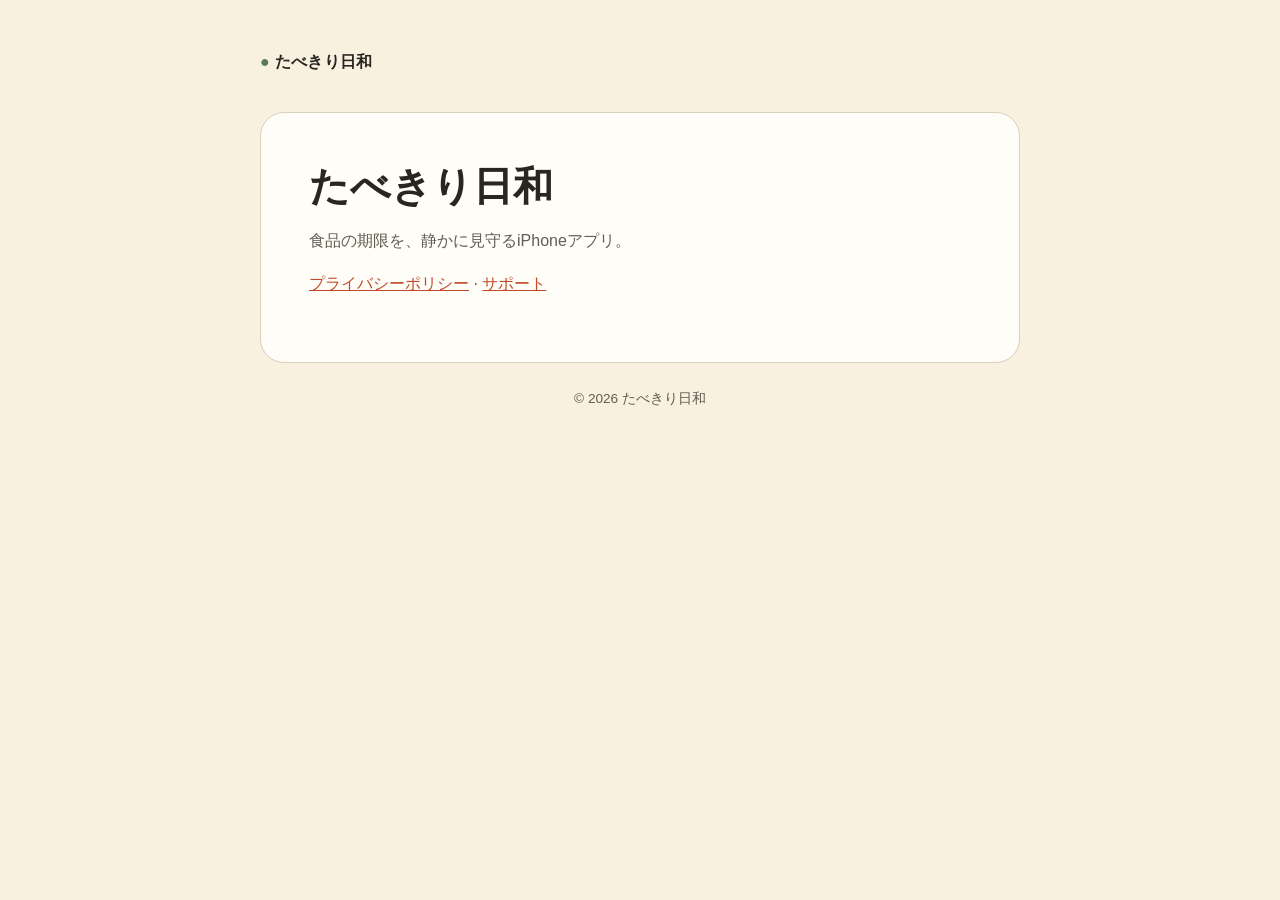
<file: website/index.html>
<!doctype html>
<html lang="ja">
<head>
  <meta charset="utf-8"><meta name="viewport" content="width=device-width,initial-scale=1">
  <title>たべきり日和</title><link rel="stylesheet" href="./styles.css">
</head>
<body><main>
  <header><a class="brand" href="./"><span class="leaf">●</span> たべきり日和</a></header>
  <article>
    <h1>たべきり日和</h1>
    <p>食品の期限を、静かに見守るiPhoneアプリ。</p>
    <p><a href="./privacy/">プライバシーポリシー</a> · <a href="./support/">サポート</a></p>
  </article>
  <footer>© 2026 たべきり日和</footer>
</main></body></html>
</file>
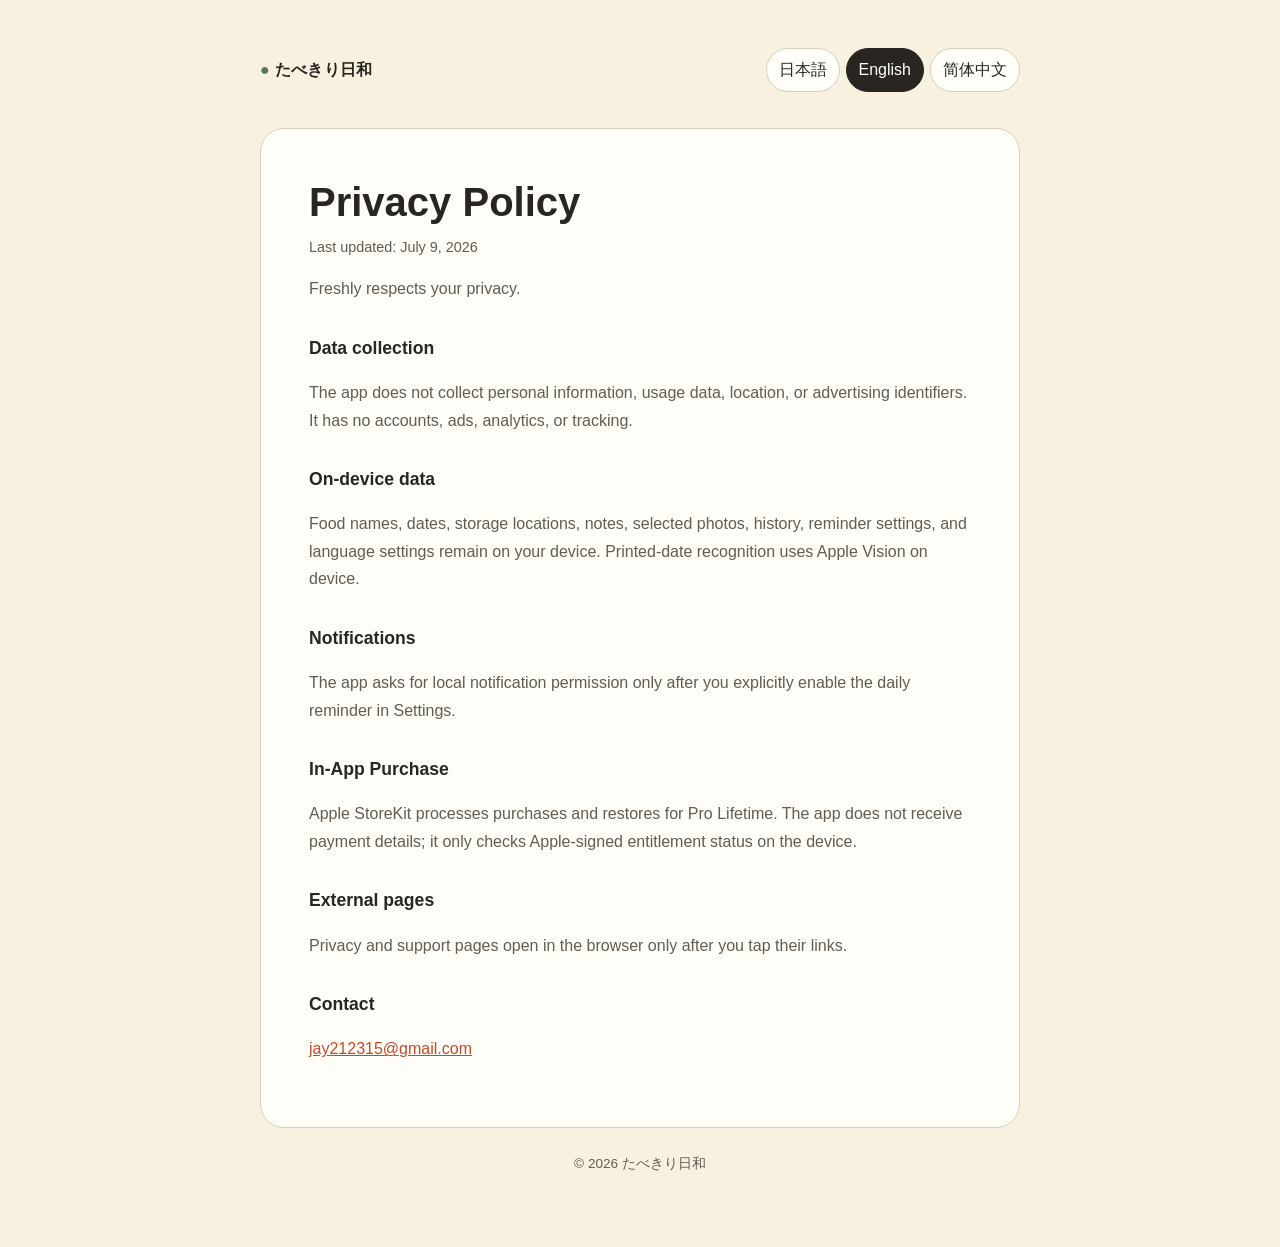
<file: website/privacy/index.html>
<!doctype html>
<html lang="ja">
<head>
  <meta charset="utf-8"><meta name="viewport" content="width=device-width,initial-scale=1">
  <title>Privacy Policy — たべきり日和</title><link rel="stylesheet" href="../styles.css"><script defer src="../language.js"></script>
</head>
<body><main>
  <header>
    <a class="brand" href="../"><span class="leaf">●</span> たべきり日和</a>
    <nav class="language" aria-label="Language">
      <button data-language-button="ja">日本語</button><button data-language-button="en">English</button><button data-language-button="zh">简体中文</button>
    </nav>
  </header>
  <article data-lang="ja">
    <h1>プライバシーポリシー</h1><p class="updated">最終更新日：2026年7月9日</p>
    <p>たべきり日和は、利用者のプライバシーを大切にしています。</p>
    <h2>収集するデータ</h2><p>本アプリは、個人情報、利用状況、位置情報、広告識別子を収集しません。アカウント登録、広告、分析、トラッキングはありません。</p>
    <h2>端末内のデータ</h2><p>食品名、期限、保存場所、メモ、選択した写真、履歴、通知設定、言語設定は端末内に保存されます。写真の日付読み取りもAppleのVisionを利用して端末内で行います。</p>
    <h2>通知</h2><p>利用者が設定画面で明示的に有効にした場合のみ、ローカル通知の許可を求めます。</p>
    <h2>アプリ内購入</h2><p>Pro永久版の購入と復元はAppleのStoreKitによって処理されます。本アプリは支払い情報を受け取らず、端末上でAppleが署名した利用権の状態だけを確認します。</p>
    <h2>外部サイト</h2><p>プライバシーポリシーとサポートページは、利用者がリンクをタップしたときだけブラウザで開きます。</p>
    <h2>お問い合わせ</h2><p><a href="mailto:jay212315@gmail.com">jay212315@gmail.com</a></p>
  </article>
  <article data-lang="en">
    <h1>Privacy Policy</h1><p class="updated">Last updated: July 9, 2026</p>
    <p>Freshly respects your privacy.</p>
    <h2>Data collection</h2><p>The app does not collect personal information, usage data, location, or advertising identifiers. It has no accounts, ads, analytics, or tracking.</p>
    <h2>On-device data</h2><p>Food names, dates, storage locations, notes, selected photos, history, reminder settings, and language settings remain on your device. Printed-date recognition uses Apple Vision on device.</p>
    <h2>Notifications</h2><p>The app asks for local notification permission only after you explicitly enable the daily reminder in Settings.</p>
    <h2>In-App Purchase</h2><p>Apple StoreKit processes purchases and restores for Pro Lifetime. The app does not receive payment details; it only checks Apple-signed entitlement status on the device.</p>
    <h2>External pages</h2><p>Privacy and support pages open in the browser only after you tap their links.</p>
    <h2>Contact</h2><p><a href="mailto:jay212315@gmail.com">jay212315@gmail.com</a></p>
  </article>
  <article data-lang="zh">
    <h1>隐私政策</h1><p class="updated">最后更新：2026年7月9日</p>
    <p>食鲜日记重视你的隐私。</p>
    <h2>数据收集</h2><p>本应用不收集个人信息、使用数据、位置或广告标识符，不提供账号、广告、分析或跟踪功能。</p>
    <h2>本机数据</h2><p>食品名称、期限、保存位置、备注、所选照片、历史记录、提醒和语言设置均保存在设备本地。照片日期识别也通过 Apple Vision 在本机完成。</p>
    <h2>通知</h2><p>仅当你在设置中主动开启每日提醒时，应用才会请求本地通知权限。</p>
    <h2>App 内购买</h2><p>Pro 永久版的购买与恢复由 Apple StoreKit 处理。本应用不会收到支付信息，只会在设备上检查 Apple 签名的权益状态。</p>
    <h2>外部网页</h2><p>只有在你点击链接后，隐私政策与支持页面才会在浏览器中打开。</p>
    <h2>联系我们</h2><p><a href="mailto:jay212315@gmail.com">jay212315@gmail.com</a></p>
  </article>
  <footer>© 2026 たべきり日和</footer>
</main></body></html>
</file>
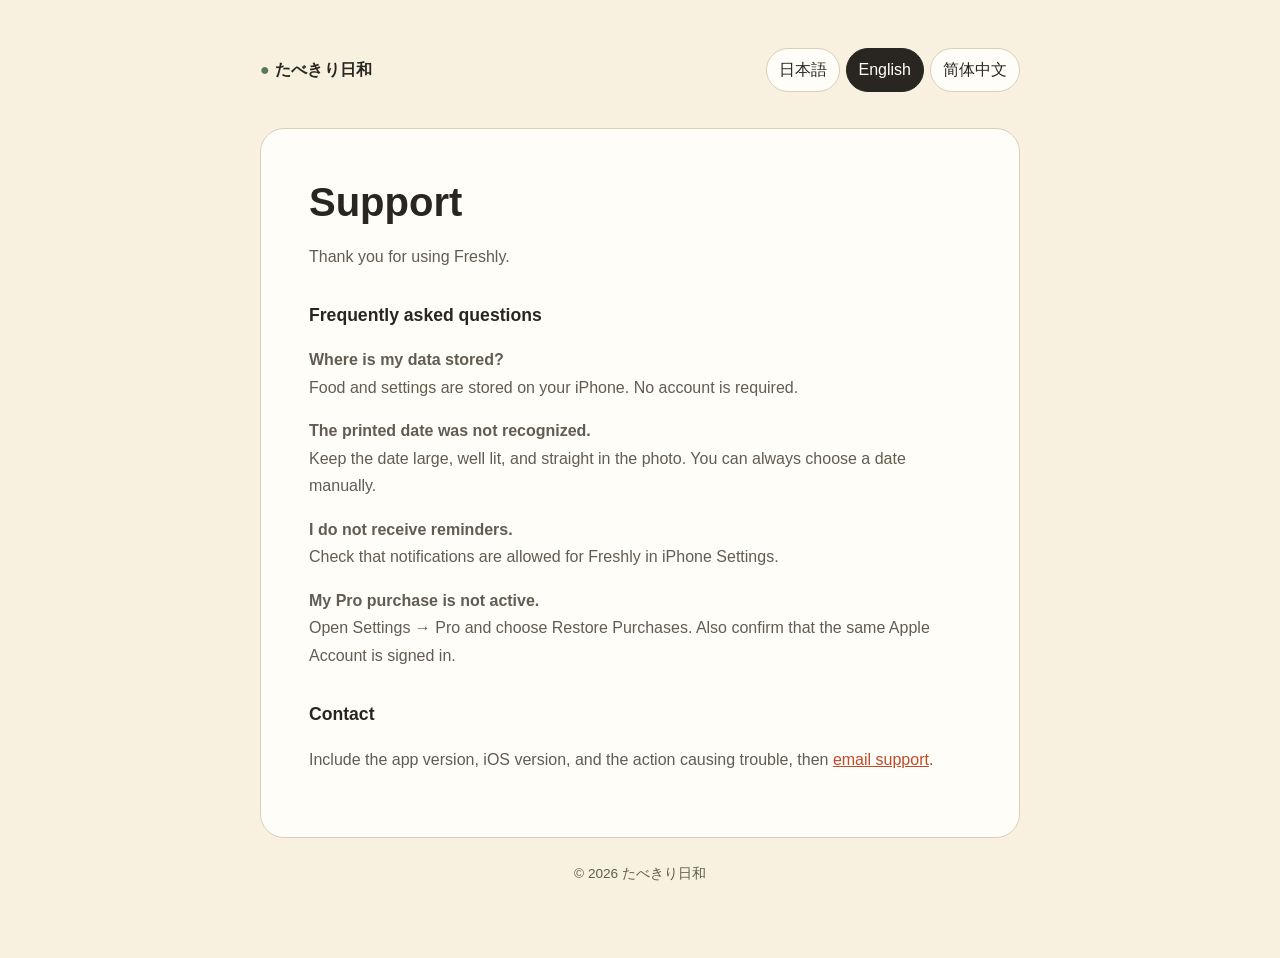
<file: website/support/index.html>
<!doctype html>
<html lang="ja">
<head>
  <meta charset="utf-8"><meta name="viewport" content="width=device-width,initial-scale=1">
  <title>Support — たべきり日和</title><link rel="stylesheet" href="../styles.css"><script defer src="../language.js"></script>
</head>
<body><main>
  <header>
    <a class="brand" href="../"><span class="leaf">●</span> たべきり日和</a>
    <nav class="language" aria-label="Language">
      <button data-language-button="ja">日本語</button><button data-language-button="en">English</button><button data-language-button="zh">简体中文</button>
    </nav>
  </header>
  <article data-lang="ja">
    <h1>サポート</h1><p>たべきり日和をご利用いただき、ありがとうございます。</p>
    <h2>よくある質問</h2><p><strong>データはどこに保存されますか？</strong><br>食品と設定はiPhone内に保存されます。アカウントは必要ありません。</p>
    <p><strong>写真から日付を読み取れません。</strong><br>日付が大きく、明るく、正面から写るように撮影してください。読み取れない場合も手動で日付を選べます。</p>
    <p><strong>通知が届きません。</strong><br>iPhoneの「設定」から本アプリの通知が許可されているか確認してください。</p>
    <p><strong>購入したProが反映されません。</strong><br>設定の「Pro」から「購入を復元」をお試しください。同じApple Accountでサインインしていることもご確認ください。</p>
    <h2>お問い合わせ</h2><p>アプリのバージョン、iOSのバージョン、困っている操作を添えて、<a href="mailto:jay212315@gmail.com">メールでお問い合わせください</a>。</p>
  </article>
  <article data-lang="en">
    <h1>Support</h1><p>Thank you for using Freshly.</p>
    <h2>Frequently asked questions</h2><p><strong>Where is my data stored?</strong><br>Food and settings are stored on your iPhone. No account is required.</p>
    <p><strong>The printed date was not recognized.</strong><br>Keep the date large, well lit, and straight in the photo. You can always choose a date manually.</p>
    <p><strong>I do not receive reminders.</strong><br>Check that notifications are allowed for Freshly in iPhone Settings.</p>
    <p><strong>My Pro purchase is not active.</strong><br>Open Settings → Pro and choose Restore Purchases. Also confirm that the same Apple Account is signed in.</p>
    <h2>Contact</h2><p>Include the app version, iOS version, and the action causing trouble, then <a href="mailto:jay212315@gmail.com">email support</a>.</p>
  </article>
  <article data-lang="zh">
    <h1>支持</h1><p>感谢你使用食鲜日记。</p>
    <h2>常见问题</h2><p><strong>数据保存在哪里？</strong><br>食品和设置保存在你的 iPhone 本地，无需账号。</p>
    <p><strong>无法从照片识别日期。</strong><br>请让日期在照片中足够大、光线充足并保持正面。无法识别时仍可手动选择。</p>
    <p><strong>收不到提醒。</strong><br>请在 iPhone 设置中检查是否允许食鲜日记发送通知。</p>
    <p><strong>购买的 Pro 没有生效。</strong><br>请打开“设置 → Pro”并选择“恢复购买”，同时确认已登录购买时使用的同一 Apple 账户。</p>
    <h2>联系我们</h2><p>请附上应用版本、iOS 版本和出现问题的操作，然后<a href="mailto:jay212315@gmail.com">发送支持邮件</a>。</p>
  </article>
  <footer>© 2026 たべきり日和</footer>
</main></body></html>
</file>
<file: website/styles.css>
:root {
  color-scheme: light;
  --paper: #f8f1df;
  --surface: #fffdf7;
  --ink: #292622;
  --muted: #625c52;
  --accent: #c14a29;
  --leaf: #58785d;
  --line: #d8cfbd;
}
* { box-sizing: border-box; }
body {
  margin: 0;
  background: var(--paper);
  color: var(--ink);
  font-family: -apple-system, BlinkMacSystemFont, "Hiragino Sans", "Noto Sans JP", sans-serif;
  line-height: 1.72;
}
main { width: min(760px, calc(100% - 32px)); margin: 0 auto; padding: 48px 0 72px; }
header { display: flex; align-items: center; justify-content: space-between; gap: 16px; margin-bottom: 36px; }
.brand { color: var(--ink); text-decoration: none; font-weight: 750; letter-spacing: .02em; }
.leaf { color: var(--leaf); }
.language { display: flex; gap: 6px; flex-wrap: wrap; }
button {
  appearance: none; border: 1px solid var(--line); background: var(--surface);
  color: var(--ink); border-radius: 999px; padding: 7px 12px; cursor: pointer; font: inherit;
}
button[aria-pressed="true"] { background: var(--ink); color: #fff; border-color: var(--ink); }
article { background: var(--surface); border: 1px solid var(--line); border-radius: 24px; padding: clamp(24px, 6vw, 48px); }
h1 { font-size: clamp(1.8rem, 5vw, 2.5rem); line-height: 1.25; margin: 0 0 8px; }
h2 { font-size: 1.1rem; margin-top: 30px; }
p, li { color: var(--muted); }
.updated { font-size: .9rem; margin-top: 0; }
a { color: var(--accent); }
[data-lang] { display: none; }
[data-lang].active { display: block; }
footer { text-align: center; color: var(--muted); font-size: .85rem; margin-top: 24px; }
@media (max-width: 560px) { header { align-items: flex-start; flex-direction: column; } }
</file>
